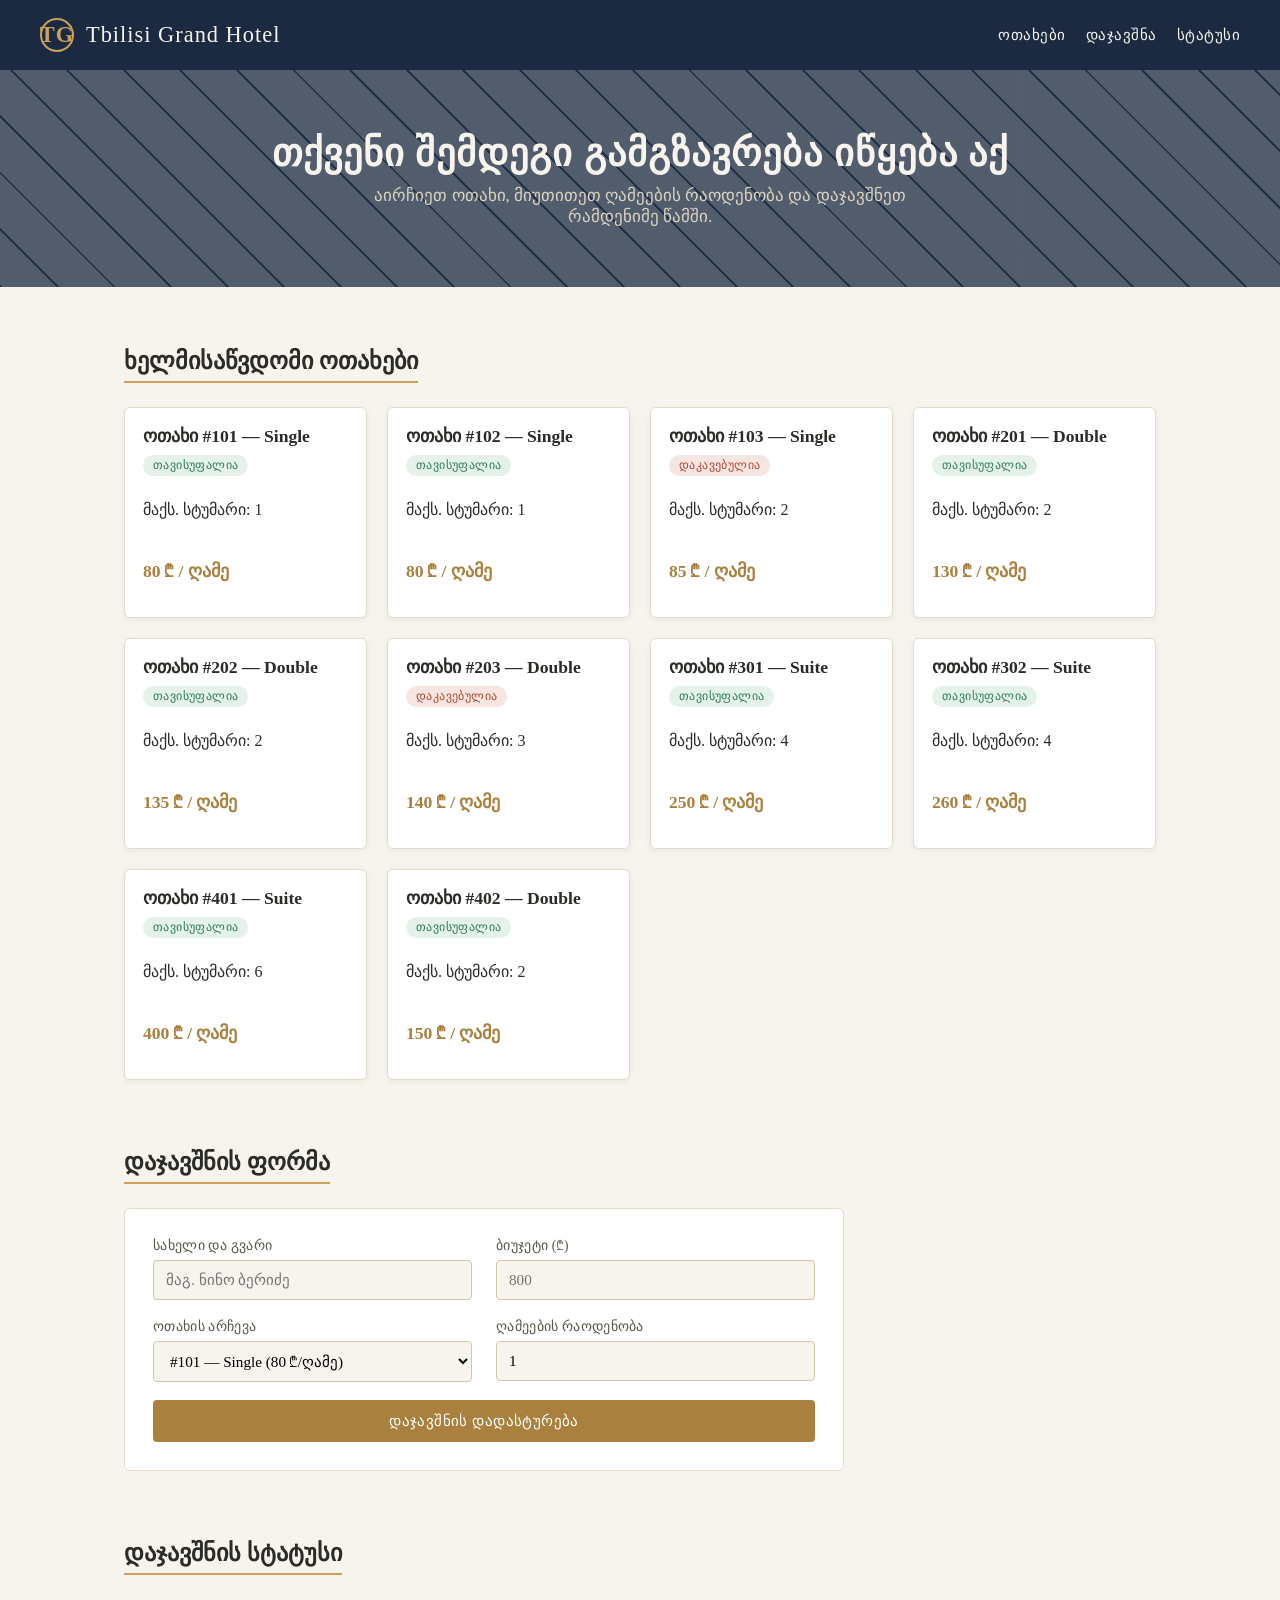
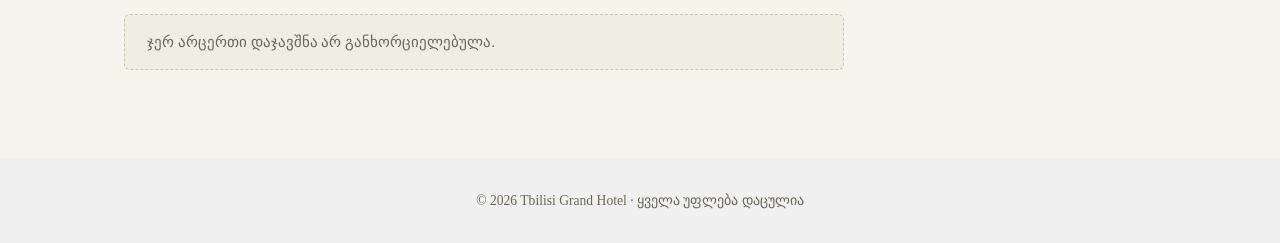
<file: პირველი ეტაპის ფინალური/repo/frontend/index.html>
<!DOCTYPE html>
<html lang="ka">
<head>
<meta charset="UTF-8">
<meta name="viewport" content="width=device-width, initial-scale=1.0">
<title>Tbilisi Grand Hotel — დაჯავშნა</title>
<style>
  :root {
    --navy: #1b2a41;
    --navy-light: #24374f;
    --gold: #c9a15a;
    --gold-dark: #a9803e;
    --cream: #f7f4ee;
    --ink: #2b2b28;
    --success: #2f7d5a;
    --danger: #b5462f;
  }

  * { box-sizing: border-box; }

  body {
    font-family: 'Georgia', 'Segoe UI', serif;
    background-color: var(--cream);
    margin: 0;
    padding: 0;
    color: var(--ink);
  }

  header {
    display: flex;
    justify-content: space-between;
    align-items: center;
    background-color: var(--navy);
    color: var(--cream);
    padding: 18px 40px;
  }

  .logo {
    display: flex;
    align-items: center;
    gap: 12px;
    font-size: 1.4rem;
    letter-spacing: 1px;
  }

  .logo-mark {
    width: 34px;
    height: 34px;
    border: 2px solid var(--gold);
    border-radius: 50%;
    display: flex;
    align-items: center;
    justify-content: center;
    font-family: 'Georgia', serif;
    font-weight: bold;
    color: var(--gold);
  }

  nav ul {
    display: flex;
    gap: 20px;
    list-style: none;
    margin: 0;
    padding: 0;
  }

  nav ul li a {
    color: var(--cream);
    text-decoration: none;
    font-size: 0.95rem;
    letter-spacing: 0.5px;
    border-bottom: 1px solid transparent;
    padding-bottom: 4px;
    transition: border-color 0.2s ease;
  }

  nav ul li a:hover,
  nav ul li a:focus-visible {
    border-color: var(--gold);
  }

  .hero {
    background: linear-gradient(rgba(27,42,65,0.75), rgba(27,42,65,0.75)),
                repeating-linear-gradient(45deg, #33455e 0 2px, transparent 2px 40px);
    color: var(--cream);
    padding: 60px 40px;
    text-align: center;
  }

  .hero h1 {
    font-size: 2.4rem;
    margin: 0 0 10px;
    letter-spacing: 1px;
  }

  .hero p {
    font-size: 1.05rem;
    color: #dcd4c2;
    max-width: 560px;
    margin: 0 auto;
  }

  main {
    max-width: 1080px;
    margin: 0 auto;
    padding: 40px 24px;
  }

  section {
    margin-bottom: 48px;
  }

  section h2 {
    font-size: 1.5rem;
    border-bottom: 2px solid var(--gold);
    display: inline-block;
    padding-bottom: 6px;
    margin-bottom: 24px;
  }

  /* --- ოთახების ბადე --- */
  .rooms-grid {
    display: grid;
    grid-template-columns: repeat(auto-fill, minmax(240px, 1fr));
    gap: 20px;
  }

  .room-card {
    background: #fff;
    border: 1px solid #e2dcc9;
    border-radius: 6px;
    padding: 18px;
    display: flex;
    flex-direction: column;
    gap: 8px;
    box-shadow: 0 2px 6px rgba(27,42,65,0.06);
  }

  .room-card h3 {
    margin: 0;
    font-size: 1.1rem;
  }

  .room-card .price {
    color: var(--gold-dark);
    font-weight: bold;
    font-size: 1.1rem;
  }

  .status {
    align-self: flex-start;
    padding: 3px 10px;
    border-radius: 12px;
    font-size: 0.75rem;
    letter-spacing: 0.4px;
    text-transform: uppercase;
  }

  .status.available {
    background: #e4f2ea;
    color: var(--success);
  }

  .status.taken {
    background: #f5e6e2;
    color: var(--danger);
  }

  .room-card button {
    margin-top: auto;
  }

  /* --- ფორმა --- */
  form {
    background: #fff;
    border: 1px solid #e2dcc9;
    border-radius: 6px;
    padding: 28px;
    display: grid;
    grid-template-columns: 1fr 1fr;
    gap: 18px 24px;
    max-width: 720px;
  }

  form .field {
    display: flex;
    flex-direction: column;
    gap: 6px;
  }

  form .field.full {
    grid-column: 1 / -1;
  }

  label {
    font-size: 0.85rem;
    color: #5a5648;
    letter-spacing: 0.3px;
  }

  input, select {
    padding: 10px 12px;
    border: 1px solid #cfc7ae;
    border-radius: 4px;
    font-size: 0.95rem;
    font-family: inherit;
    background: var(--cream);
  }

  input:focus, select:focus {
    outline: 2px solid var(--gold);
    outline-offset: 1px;
  }

  button {
    padding: 12px 22px;
    background-color: var(--gold-dark);
    color: #fff;
    cursor: pointer;
    border: none;
    border-radius: 4px;
    font-size: 0.95rem;
    letter-spacing: 0.4px;
    transition: background-color 0.2s ease;
  }

  button:hover, button:focus-visible {
    background-color: var(--navy);
  }

  button.secondary {
    background-color: transparent;
    color: var(--danger);
    border: 1px solid var(--danger);
  }

  button.secondary:hover {
    background-color: var(--danger);
    color: #fff;
  }

  /* --- დაჯავშნის სტატუსი --- */
  #booking-status {
    padding: 18px 22px;
    border-radius: 6px;
    max-width: 720px;
    font-size: 0.95rem;
  }

  #booking-status.idle {
    background: #f0ede3;
    color: #6b665a;
    border: 1px dashed #cfc7ae;
  }

  #booking-status.success {
    background: #e4f2ea;
    color: var(--success);
    border: 1px solid #b9dcc7;
  }

  #booking-status.error {
    background: #f5e6e2;
    color: var(--danger);
    border: 1px solid #e2bcae;
  }

  #booking-summary {
    margin-top: 18px;
    font-size: 0.9rem;
    color: var(--ink);
  }

  #booking-summary ul {
    padding-left: 18px;
  }

  footer {
    text-align: center;
    padding: 20px;
    background-color: #f0f0f0;
    color: #6b665a;
    font-size: 0.85rem;
  }

  @media (max-width: 640px) {
    header { flex-direction: column; gap: 14px; padding: 18px; }
    form { grid-template-columns: 1fr; }
  }
</style>
</head>
<body>

<header>
  <div class="logo">
    <span class="logo-mark">TG</span>
    <span>Tbilisi Grand Hotel</span>
  </div>
  <nav>
    <ul>
      <li><a href="#rooms">ოთახები</a></li>
      <li><a href="#booking-form">დაჯავშნა</a></li>
      <li><a href="#booking-status">სტატუსი</a></li>
    </ul>
  </nav>
</header>

<div class="hero">
  <h1>თქვენი შემდეგი გამგზავრება იწყება აქ</h1>
  <p>აირჩიეთ ოთახი, მიუთითეთ ღამეების რაოდენობა და დაჯავშნეთ რამდენიმე წამში.</p>
</div>

<main>

  <section id="rooms">
    <h2>ხელმისაწვდომი ოთახები</h2>
    <div class="rooms-grid" id="rooms-grid">
      <!-- ოთახის ბარათები დინამიურად ივსება JS-ით -->
    </div>
  </section>

  <section id="booking-form">
    <h2>დაჯავშნის ფორმა</h2>
    <form id="reservation-form">
      <div class="field">
        <label for="guest-name">სახელი და გვარი</label>
        <input type="text" id="guest-name" name="guest-name" placeholder="მაგ. ნინო ბერიძე" required>
      </div>

      <div class="field">
        <label for="guest-budget">ბიუჯეტი (₾)</label>
        <input type="number" id="guest-budget" name="guest-budget" min="0" step="10" placeholder="800" required>
      </div>

      <div class="field">
        <label for="room-select">ოთახის არჩევა</label>
        <select id="room-select" name="room-select" required></select>
      </div>

      <div class="field">
        <label for="nights">ღამეების რაოდენობა</label>
        <input type="number" id="nights" name="nights" min="1" max="30" value="1" required>
      </div>

      <div class="field full">
        <button type="submit">დაჯავშნის დადასტურება</button>
      </div>
    </form>
  </section>

  <section id="status-section">
    <h2>დაჯავშნის სტატუსი</h2>
    <p id="booking-status" class="idle">ჯერ არცერთი დაჯავშნა არ განხორციელებულა.</p>
    <div id="booking-summary"></div>
  </section>

</main>

<footer>
  <p>&copy; 2026 Tbilisi Grand Hotel · ყველა უფლება დაცულია</p>
</footer>

<script>
  // --- ოთახების საწყისი მონაცემები (შეესაბამება Python Backend-ის Room კლასს) ---
  const rooms = [
    { number: 101, type: "Single", price: 80,  guests: 1, available: true },
    { number: 102, type: "Single", price: 80,  guests: 1, available: true },
    { number: 103, type: "Single", price: 85,  guests: 2, available: false },
    { number: 201, type: "Double", price: 130, guests: 2, available: true },
    { number: 202, type: "Double", price: 135, guests: 2, available: true },
    { number: 203, type: "Double", price: 140, guests: 3, available: false },
    { number: 301, type: "Suite",  price: 250, guests: 4, available: true },
    { number: 302, type: "Suite",  price: 260, guests: 4, available: true },
    { number: 401, type: "Suite",  price: 400, guests: 6, available: true },
    { number: 402, type: "Double", price: 150, guests: 2, available: true },
  ];

  const roomsGrid = document.getElementById("rooms-grid");
  const roomSelect = document.getElementById("room-select");
  const statusBox = document.getElementById("booking-status");
  const summaryBox = document.getElementById("booking-summary");
  const form = document.getElementById("reservation-form");

  function renderRooms() {
    roomsGrid.innerHTML = "";
    roomSelect.innerHTML = "";

    rooms.forEach(room => {
      // ბარათი
      const card = document.createElement("div");
      card.className = "room-card";
      card.innerHTML = `
        <h3>ოთახი #${room.number} — ${room.type}</h3>
        <span class="status ${room.available ? "available" : "taken"}">
          ${room.available ? "თავისუფალია" : "დაკავებულია"}
        </span>
        <p>მაქს. სტუმარი: ${room.guests}</p>
        <p class="price">${room.price} ₾ / ღამე</p>
      `;
      roomsGrid.appendChild(card);

      // ფორმის ჩამონათვალი — მხოლოდ თავისუფალი ოთახები
      if (room.available) {
        const option = document.createElement("option");
        option.value = room.number;
        option.textContent = `#${room.number} — ${room.type} (${room.price} ₾/ღამე)`;
        roomSelect.appendChild(option);
      }
    });
  }

  function setStatus(kind, message) {
    statusBox.className = kind;
    statusBox.textContent = message;
  }

  form.addEventListener("submit", (event) => {
    event.preventDefault();

    const guestName = document.getElementById("guest-name").value.trim();
    const budget = parseFloat(document.getElementById("guest-budget").value);
    const roomNumber = parseInt(roomSelect.value, 10);
    const nights = parseInt(document.getElementById("nights").value, 10);

    const room = rooms.find(r => r.number === roomNumber);

    if (!room || !room.available) {
      setStatus("error", "ეს ოთახი ამჟამად ხელმისაწვდომი არ არის.");
      return;
    }

    const total = room.price * nights;

    if (budget < total) {
      setStatus("error", `არასაკმარისი ბიუჯეტი: საჭიროა ${total} ₾, ხელმისაწვდომია ${budget} ₾.`);
      return;
    }

    room.available = false;
    renderRooms();

    setStatus("success", `დაჯავშნა წარმატებით დადასტურდა, ${guestName}!`);
    summaryBox.innerHTML = `
      <ul>
        <li>ოთახი: #${room.number} (${room.type})</li>
        <li>ღამეების რაოდენობა: ${nights}</li>
        <li>ჯამური ღირებულება: ${total} ₾</li>
        <li>დარჩენილი ბიუჯეტი: ${(budget - total).toFixed(2)} ₾</li>
      </ul>
    `;

    form.reset();
    document.getElementById("nights").value = 1;
  });

  renderRooms();
</script>

</body>
</html>
</file>
